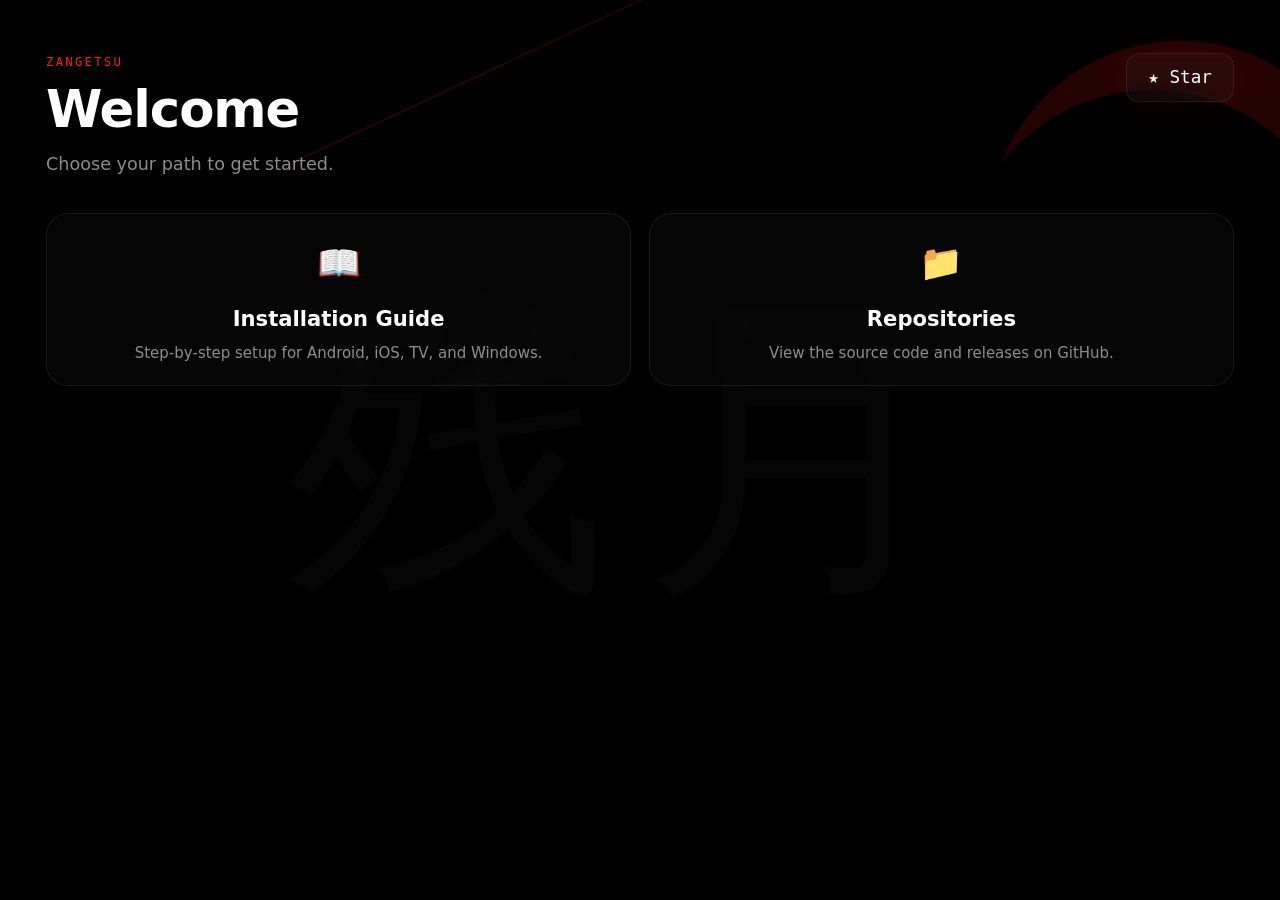
<file: index.html>
<!doctype html>
<html lang="en">
  <head>
    <meta charset="UTF-8" />
    <meta name="viewport" content="width=device-width, initial-scale=1.0" />
    <title>Zangetsu</title>
    <meta name="description" content="Zangetsu – lightweight media streaming. Get the app or browse the source." />
    <link rel="icon" type="image/x-icon" href="./assets/favicon.ico" />
    <link rel="apple-touch-icon" href="./assets/apple-touch-icon.png" />
    <link rel="manifest" href="./manifest.json" />
    <meta name="theme-color" content="#000000" />
    <link rel="canonical" href="https://yourdomain.com/" />
    <link rel="dns-prefetch" href="https://api.github.com" />
    <link rel="dns-prefetch" href="https://github.com" />
    <link rel="stylesheet" href="./assets/styles.css" />
    <script defer src="./assets/app.js"></script>

    <meta property="og:title" content="Zangetsu" />
    <meta property="og:description" content="Zangetsu – lightweight media streaming app for Android, iOS, TV, and Windows." />
    <meta property="og:type" content="website" />
    <meta property="og:url" content="https://yourdomain.com/" />
    <meta property="og:image" content="https://yourdomain.com/assets/og-image.png" />
    <meta name="twitter:card" content="summary_large_image" />
    <meta name="twitter:title" content="Zangetsu" />
    <meta name="twitter:description" content="Zangetsu – lightweight media streaming." />
    <meta name="twitter:image" content="https://yourdomain.com/assets/og-image.png" />
  </head>
  <body>
    <div class="bg-cyber" aria-hidden="true">
      <div class="kanji-watermark">残月</div>
      <div class="crescent-moon"></div>
      <div class="diagonal-line"></div>
    </div>

    <a class="skip-link" href="#main-content">Skip to main content</a>

    <header class="topbar">
      <div>
        <p class="eyebrow">Zangetsu</p>
        <h1 id="page-title">Welcome</h1>
        <p class="subtext">Choose your path to get started.</p>
      </div>
      <div style="display: flex; gap: 0.5rem; align-items: center;">
        <a id="github-star" class="ghost-button star-button" href="https://github.com/Spyou/Zangetsu" target="_blank" rel="noopener noreferrer" aria-label="Star on GitHub">
          ★ Star
        </a>
      </div>
    </header>

    <main id="main-content" class="content" aria-labelledby="page-title">
      <div class="guide-cards">
        <a class="guide-card" href="./guide/">
          <div class="guide-card-icon">📖</div>
          <h3>Installation Guide</h3>
          <p>Step‑by‑step setup for Android, iOS, TV, and Windows.</p>
        </a>
        <a class="guide-card" href="https://github.com/Spyou/Zangetsu" target="_blank" rel="noopener noreferrer">
          <div class="guide-card-icon">📁</div>
          <h3>Repositories</h3>
          <p>View the source code and releases on GitHub.</p>
        </a>
      </div>
    </main>

    <button id="back-to-top" class="back-to-top" aria-label="Back to top">↑</button>
  </body>
</html>
</file>
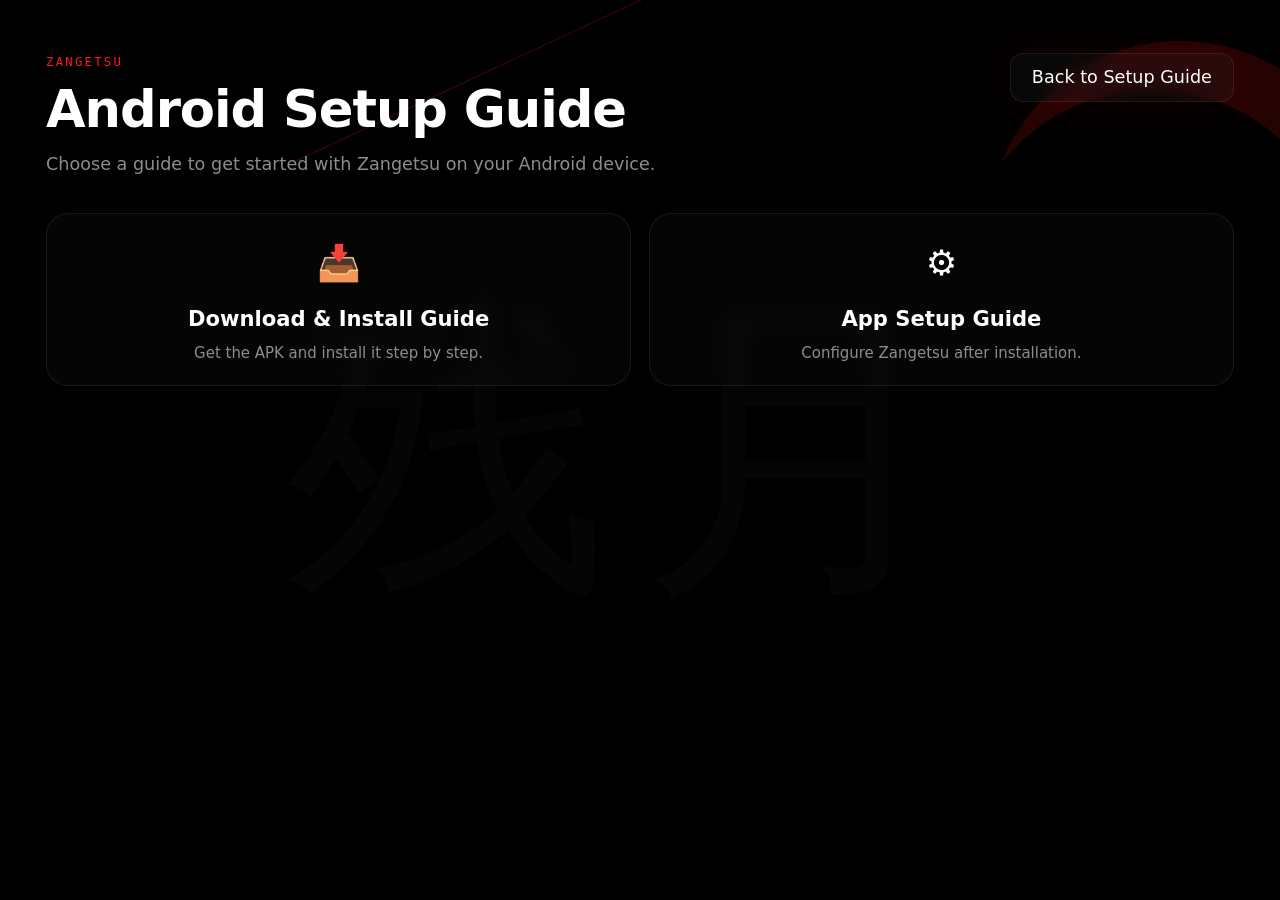
<file: android/index.html>
<!doctype html>
<html lang="en">
  <head>
    <meta charset="UTF-8" />
    <meta name="viewport" content="width=device-width, initial-scale=1.0" />
    <title>Android Setup | Zangetsu</title>
    <meta name="description" content="Install Zangetsu on Android – download the latest APK from GitHub." />
    <link rel="icon" type="image/x-icon" href="../assets/favicon.ico" />
    <link rel="apple-touch-icon" href="../assets/apple-touch-icon.png" />
    <link rel="canonical" href="https://yourdomain.com/android/" />
    <link rel="dns-prefetch" href="https://api.github.com" />
    <link rel="dns-prefetch" href="https://github.com" />
    <link rel="stylesheet" href="../assets/styles.css" />
    <script defer src="../assets/app.js"></script>
    <script defer src="../assets/download.js"></script>

    <meta property="og:title" content="Android Setup | Zangetsu" />
    <meta property="og:description" content="Install Zangetsu on Android – download the latest APK from GitHub." />
    <meta property="og:type" content="website" />
    <meta property="og:url" content="https://yourdomain.com/android/" />
    <meta property="og:image" content="https://yourdomain.com/assets/og-image.png" />
    <meta name="twitter:card" content="summary_large_image" />
    <meta name="twitter:title" content="Android Setup | Zangetsu" />
    <meta name="twitter:description" content="Install Zangetsu on Android – download the latest APK from GitHub." />
    <meta name="twitter:image" content="https://yourdomain.com/assets/og-image.png" />
  </head>
  <body data-page="android">
    <div class="bg-cyber" aria-hidden="true">
      <div class="kanji-watermark">残月</div>
      <div class="crescent-moon"></div>
      <div class="diagonal-line"></div>
    </div>

    <a class="skip-link" href="#main-content">Skip to main content</a>

    <header class="topbar">
      <div>
        <p class="eyebrow">Zangetsu</p>
        <h1 id="page-title">Android Setup Guide</h1>
        <p class="subtext">Choose a guide to get started with Zangetsu on your Android device.</p>
      </div>
      <div style="display: flex; gap: 0.5rem; align-items: center;">
        <a class="ghost-button" href="../">Back to Setup Guide</a>
      </div>
    </header>

    <main id="main-content" class="content" aria-labelledby="page-title">
      <!-- Two thin selection cards -->
      <div class="guide-cards">
        <div class="guide-card" onclick="location.href='install-guide.html'">
          <div class="guide-card-icon">📥</div>
          <h3>Download &amp; Install Guide</h3>
          <p>Get the APK and install it step by step.</p>
        </div>
        <div class="guide-card" id="setup-card">
          <div class="guide-card-icon">⚙️</div>
          <h3>App Setup Guide</h3>
          <p>Configure Zangetsu after installation.</p>
        </div>
      </div>

      <!-- Coming soon popup for App Setup Guide -->
      <div id="setup-popup" class="coming-soon-overlay" style="display:none;">
        <div class="coming-soon-box">
          <h2>Coming Soon</h2>
          <p>The app setup guide is not yet available.</p>
          <p>Stay tuned for updates!</p>
          <button class="ghost-button" onclick="document.getElementById('setup-popup').style.display='none'">Close</button>
        </div>
      </div>
    </main>

    <button id="back-to-top" class="back-to-top" aria-label="Back to top">↑</button>

    <script>
      document.getElementById('setup-card').addEventListener('click', function() {
        document.getElementById('setup-popup').style.display = 'flex';
      });
    </script>
  </body>
</html>
</file>
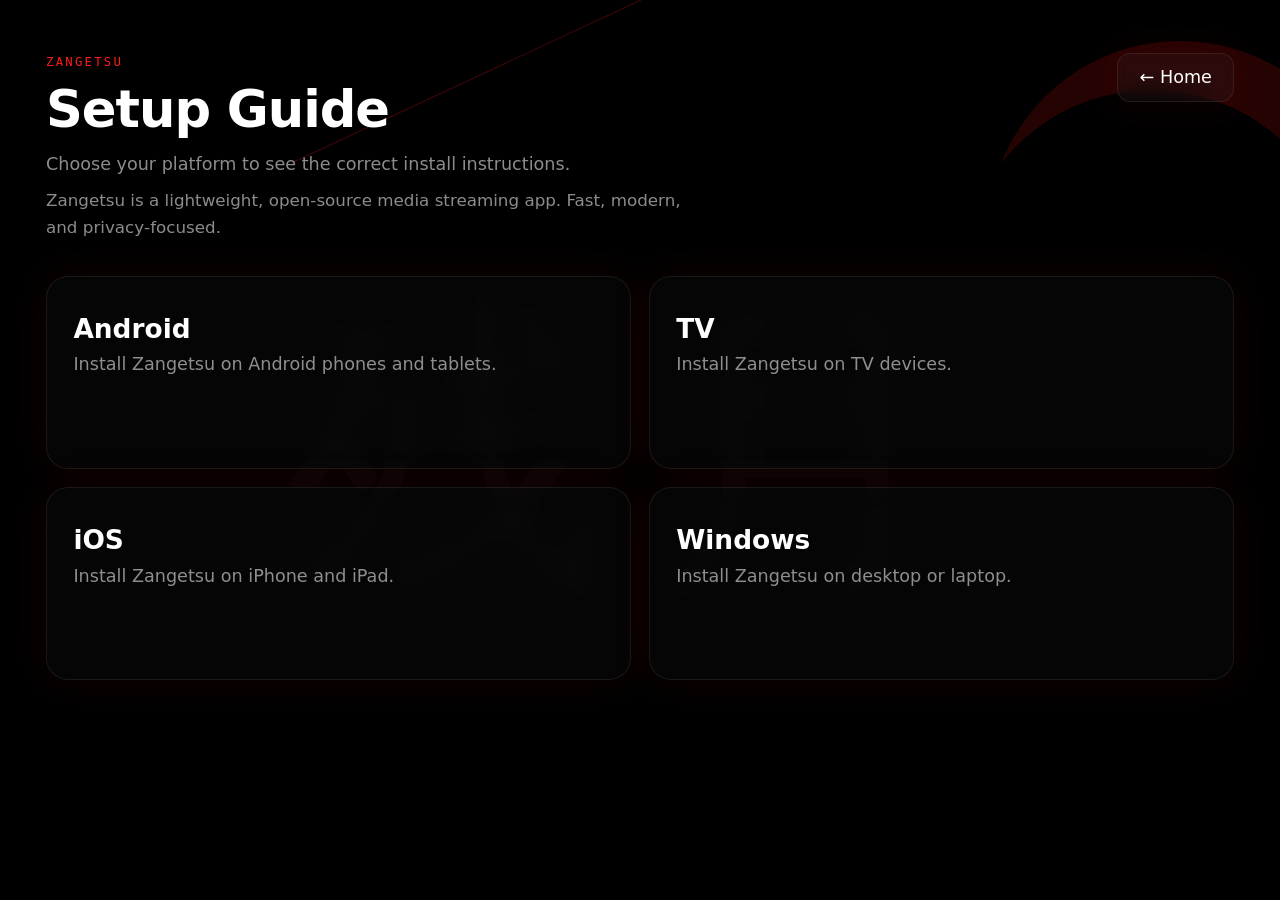
<file: guide/index.html>
<!doctype html>
<html lang="en">
  <head>
    <meta charset="UTF-8" />
    <meta name="viewport" content="width=device-width, initial-scale=1.0" />
    <title>Zangetsu Setup Guide</title>
    <meta name="description" content="Choose your platform and install Zangetsu on Android, iOS, TV, or Windows." />
    <link rel="icon" type="image/x-icon" href="../assets/favicon.ico" />
    <link rel="apple-touch-icon" href="../assets/apple-touch-icon.png" />
    <link rel="canonical" href="https://yourdomain.com/guide/" />
    <link rel="dns-prefetch" href="https://api.github.com" />
    <link rel="dns-prefetch" href="https://github.com" />
    <link rel="stylesheet" href="../assets/styles.css" />
    <script defer src="../assets/app.js"></script>

    <meta property="og:title" content="Zangetsu Setup Guide" />
    <meta property="og:description" content="Install Zangetsu on Android, iOS, TV, or Windows with our simple guides." />
    <meta property="og:type" content="website" />
    <meta property="og:url" content="https://yourdomain.com/guide/" />
    <meta property="og:image" content="https://yourdomain.com/assets/og-image.png" />
    <meta name="twitter:card" content="summary_large_image" />
    <meta name="twitter:title" content="Zangetsu Setup Guide" />
    <meta name="twitter:description" content="Install Zangetsu on Android, iOS, TV, or Windows with our simple guides." />
    <meta name="twitter:image" content="https://yourdomain.com/assets/og-image.png" />
  </head>
  <body>
    <div class="bg-cyber" aria-hidden="true">
      <div class="kanji-watermark">残月</div>
      <div class="crescent-moon"></div>
      <div class="diagonal-line"></div>
    </div>

    <a class="skip-link" href="#main-content">Skip to main content</a>

    <header class="topbar">
      <div>
        <p class="eyebrow">Zangetsu</p>
        <h1 id="page-title">Setup Guide</h1>
        <p class="subtext">Choose your platform to see the correct install instructions.</p>
        <p class="description">Zangetsu is a lightweight, open‑source media streaming app. Fast, modern, and privacy‑focused.</p>
      </div>
      <div style="display: flex; gap: 0.5rem; align-items: center;">
        <a class="ghost-button" href="../">← Home</a>
      </div>
    </header>

    <main id="main-content" class="grid" aria-labelledby="page-title">
      <a class="card" href="../android/">
        <h2>Android</h2>
        <p>Install Zangetsu on Android phones and tablets.</p>
      </a>
      <a class="card" href="../tv/">
        <h2>TV</h2>
        <p>Install Zangetsu on TV devices.</p>
      </a>
      <a class="card" href="../ios/">
        <h2>iOS</h2>
        <p>Install Zangetsu on iPhone and iPad.</p>
      </a>
      <a class="card" href="../windows/">
        <h2>Windows</h2>
        <p>Install Zangetsu on desktop or laptop.</p>
      </a>
    </main>

    <button id="back-to-top" class="back-to-top" aria-label="Back to top">↑</button>
  </body>
</html>
</file>
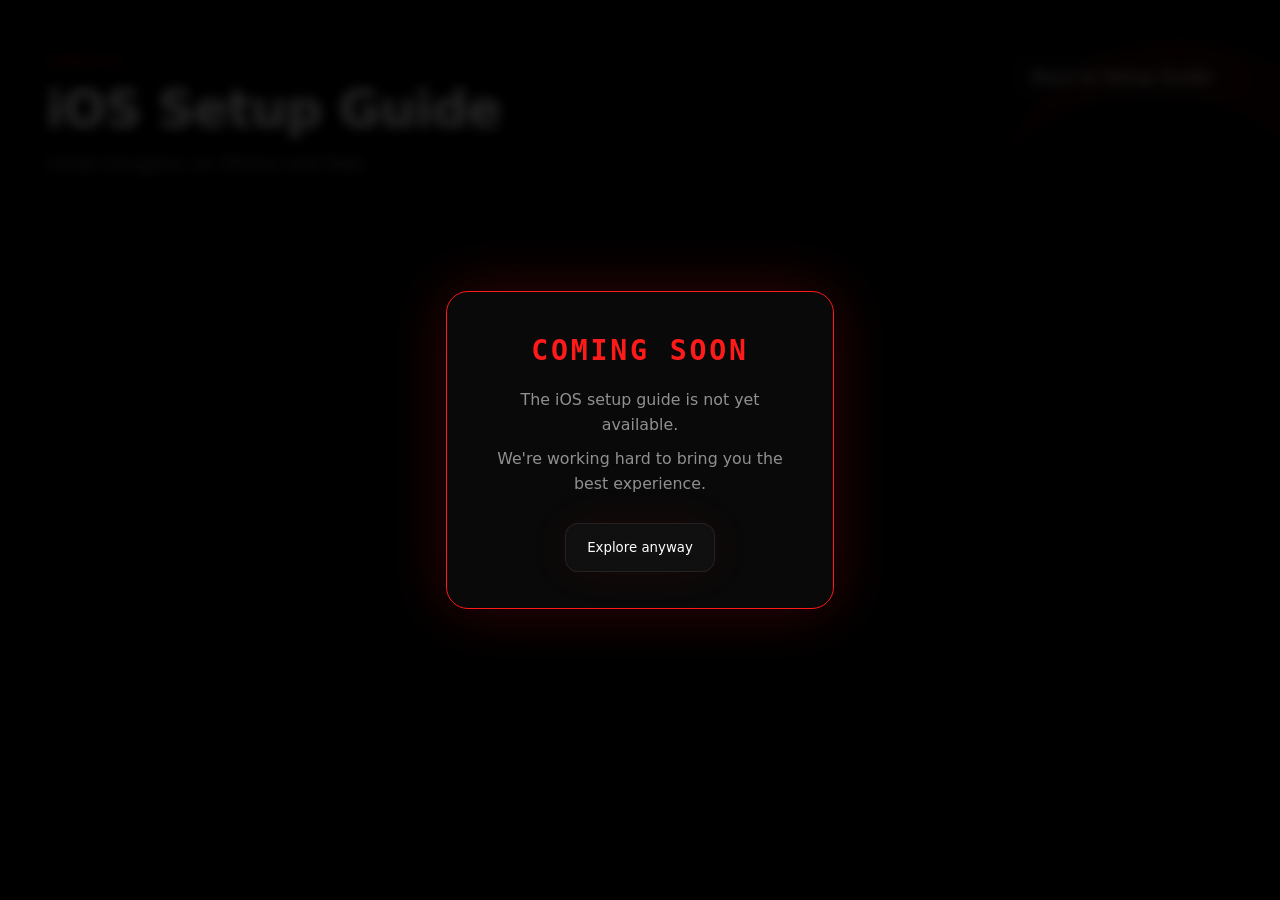
<file: ios/index.html>
<!doctype html>
<html lang="en">
  <head>
    <meta charset="UTF-8" />
    <meta name="viewport" content="width=device-width, initial-scale=1.0" />
    <title>iOS Setup | Zangetsu</title>
    <meta name="description" content="Install Zangetsu on iPhone and iPad – coming soon." />
    <link rel="icon" type="image/x-icon" href="../assets/favicon.ico" />
    <link rel="apple-touch-icon" href="../assets/apple-touch-icon.png" />
    <link rel="canonical" href="https://yourdomain.com/ios/" />
    <link rel="dns-prefetch" href="https://api.github.com" />
    <link rel="dns-prefetch" href="https://github.com" />
    <link rel="stylesheet" href="../assets/styles.css" />
    <script defer src="../assets/app.js"></script>
    <script defer src="../assets/download.js"></script>
  </head>
  <body data-page="ios">
    <div class="bg-cyber" aria-hidden="true">
      <div class="kanji-watermark">残月</div>
      <div class="crescent-moon"></div>
      <div class="diagonal-line"></div>
    </div>
    <a class="skip-link" href="#main-content">Skip to main content</a>

    <header class="topbar">
      <div>
        <p class="eyebrow">Zangetsu</p>
        <h1 id="page-title">iOS Setup Guide</h1>
        <p class="subtext">Install Zangetsu on iPhone and iPad.</p>
      </div>
      <a class="ghost-button" href="../">Back to Setup Guide</a>
    </header>

    <main id="main-content" class="content" aria-labelledby="page-title">
      <section class="panel" style="display:none;">
        <h2>Latest download</h2>
        <div id="download-area" class="download-area"><p>Loading release data…</p></div>
      </section>
    </main>

    <div class="coming-soon-overlay" id="coming-soon">
      <div class="coming-soon-box">
        <h2>Coming Soon</h2>
        <p>The iOS setup guide is not yet available.</p>
        <p>We're working hard to bring you the best experience.</p>
        <button class="ghost-button" onclick="document.getElementById('coming-soon').style.display='none'">Explore anyway</button>
      </div>
    </div>
  </body>
</html>
</file>
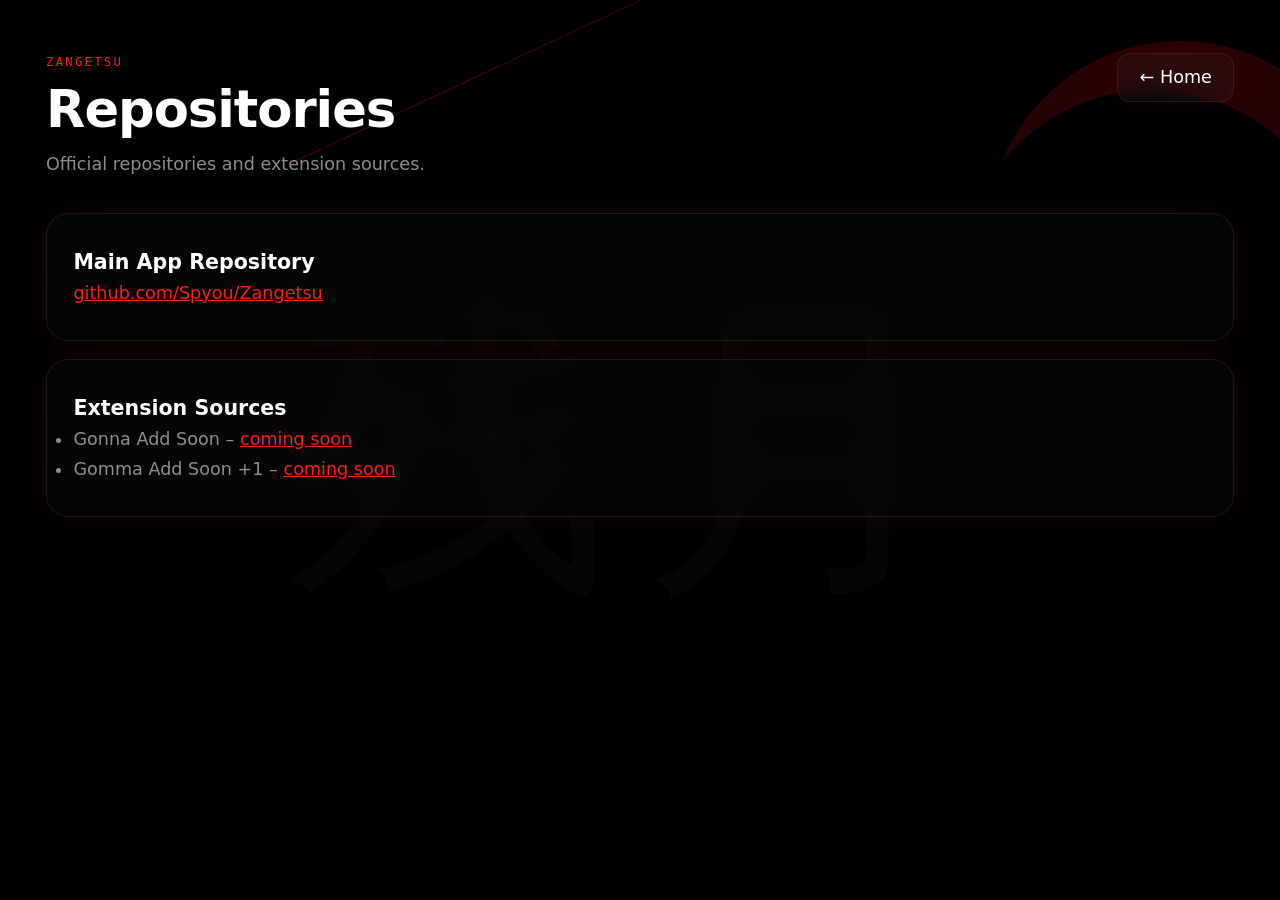
<file: repos/index.html>
<!doctype html>
<html lang="en">
  <head>
    <meta charset="UTF-8" />
    <meta name="viewport" content="width=device-width, initial-scale=1.0" />
    <title>Repositories | Zangetsu</title>
    <meta name="description" content="Browse Zangetsu repositories and source code." />
    <link rel="icon" type="image/x-icon" href="../assets/favicon.ico" />
    <link rel="apple-touch-icon" href="../assets/apple-touch-icon.png" />
    <link rel="stylesheet" href="../assets/styles.css" />
    <script defer src="../assets/app.js"></script>
  </head>
  <body>
    <div class="bg-cyber" aria-hidden="true">
      <div class="kanji-watermark">残月</div>
      <div class="crescent-moon"></div>
      <div class="diagonal-line"></div>
    </div>

    <a class="skip-link" href="#main-content">Skip to main content</a>

    <header class="topbar">
      <div>
        <p class="eyebrow">Zangetsu</p>
        <h1 id="page-title">Repositories</h1>
        <p class="subtext">Official repositories and extension sources.</p>
      </div>
      <a class="ghost-button" href="../">← Home</a>
    </header>

    <main id="main-content" class="content" aria-labelledby="page-title">
      <section class="panel">
        <h3>Main App Repository</h3>
        <p><a href="https://github.com/Spyou/Zangetsu" target="_blank" rel="noopener noreferrer" class="accent-link">github.com/Spyou/Zangetsu</a></p>
      </section>
      <section class="panel">
        <h3>Extension Sources</h3>
        <ul>
          <li>Gonna Add Soon – <a href="#" class="accent-link">coming soon</a></li>
          <li>Gomma Add Soon +1 – <a href="#" class="accent-link">coming soon</a></li>
        </ul>
      </section>
    </main>
  </body>
</html>
</file>
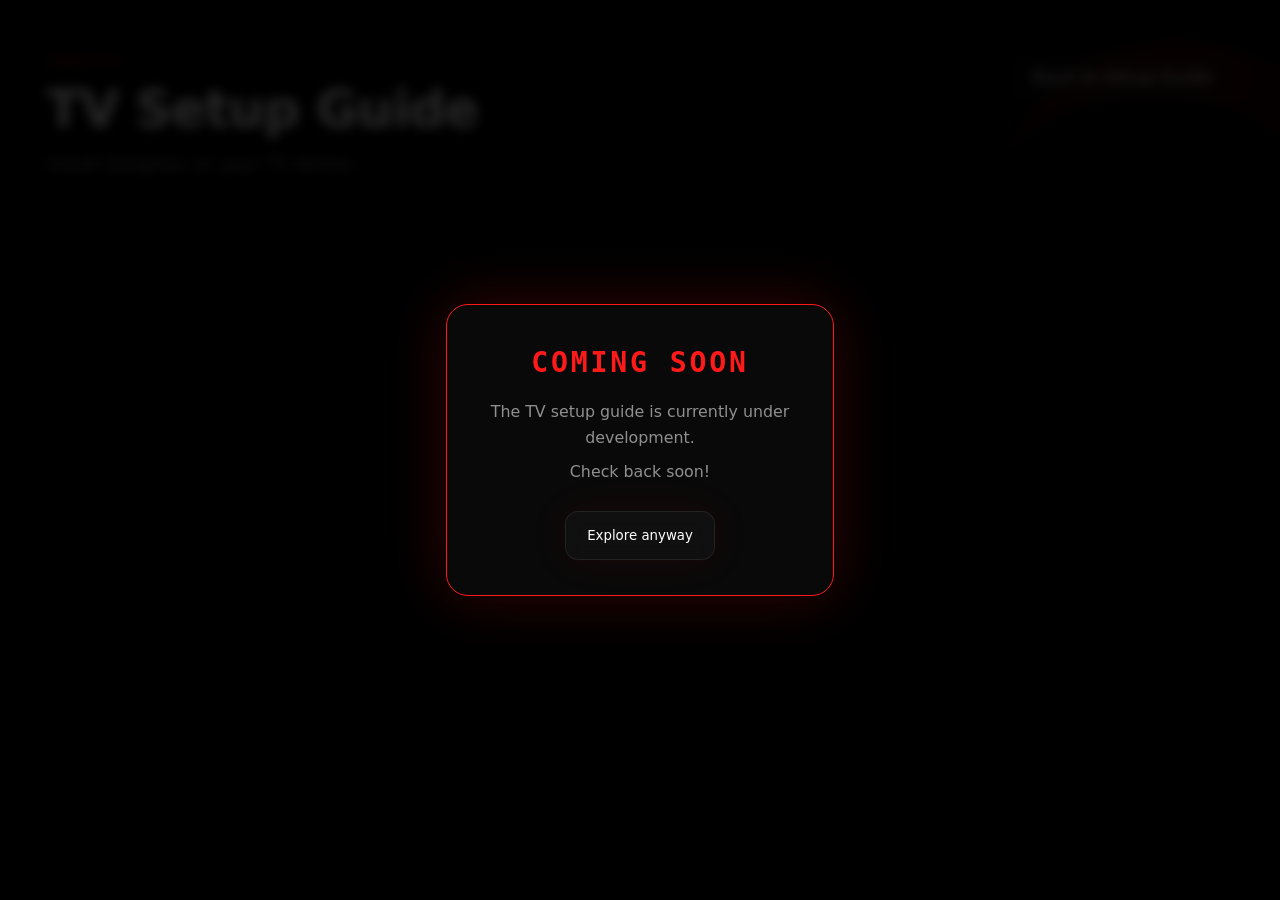
<file: tv/index.html>
<!doctype html>
<html lang="en">
  <head>
    <meta charset="UTF-8" />
    <meta name="viewport" content="width=device-width, initial-scale=1.0" />
    <title>TV Setup | Zangetsu</title>
    <meta name="description" content="Install Zangetsu on Android TV, Google TV, Fire TV – coming soon." />
    <link rel="icon" type="image/x-icon" href="../assets/favicon.ico" />
    <link rel="apple-touch-icon" href="../assets/apple-touch-icon.png" />
    <link rel="canonical" href="https://yourdomain.com/tv/" />
    <link rel="dns-prefetch" href="https://api.github.com" />
    <link rel="dns-prefetch" href="https://github.com" />
    <link rel="stylesheet" href="../assets/styles.css" />
    <script defer src="../assets/app.js"></script>
    <script defer src="../assets/download.js"></script>
  </head>
  <body data-page="tv">
    <div class="bg-cyber" aria-hidden="true">
      <div class="kanji-watermark">残月</div>
      <div class="crescent-moon"></div>
      <div class="diagonal-line"></div>
    </div>
    <a class="skip-link" href="#main-content">Skip to main content</a>

    <header class="topbar">
      <div>
        <p class="eyebrow">Zangetsu</p>
        <h1 id="page-title">TV Setup Guide</h1>
        <p class="subtext">Install Zangetsu on your TV device.</p>
      </div>
      <a class="ghost-button" href="../">Back to Setup Guide</a>
    </header>

    <main id="main-content" class="content" aria-labelledby="page-title">
      <section class="panel" style="display:none;">
        <h2>Latest download</h2>
        <div id="download-area" class="download-area"><p>Loading release data…</p></div>
      </section>
    </main>

    <div class="coming-soon-overlay" id="coming-soon">
      <div class="coming-soon-box">
        <h2>Coming Soon</h2>
        <p>The TV setup guide is currently under development.</p>
        <p>Check back soon!</p>
        <button class="ghost-button" onclick="document.getElementById('coming-soon').style.display='none'">Explore anyway</button>
      </div>
    </div>
  </body>
</html>
</file>
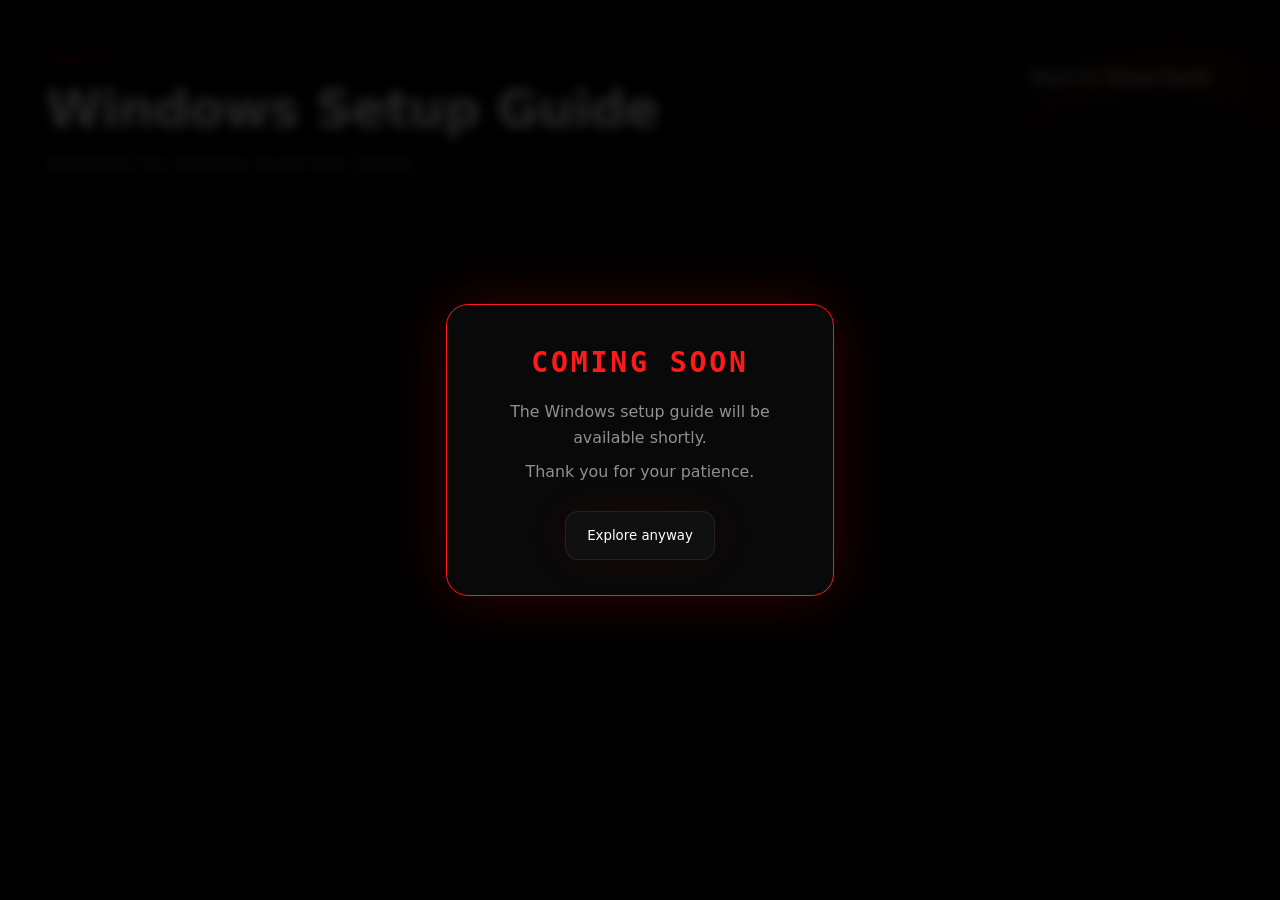
<file: windows/index.html>
<!doctype html>
<html lang="en">
  <head>
    <meta charset="UTF-8" />
    <meta name="viewport" content="width=device-width, initial-scale=1.0" />
    <title>Windows Setup | Zangetsu</title>
    <meta name="description" content="Install Zangetsu on Windows – coming soon." />
    <link rel="icon" type="image/x-icon" href="../assets/favicon.ico" />
    <link rel="apple-touch-icon" href="../assets/apple-touch-icon.png" />
    <link rel="canonical" href="https://yourdomain.com/windows/" />
    <link rel="dns-prefetch" href="https://api.github.com" />
    <link rel="dns-prefetch" href="https://github.com" />
    <link rel="stylesheet" href="../assets/styles.css" />
    <script defer src="../assets/app.js"></script>
    <script defer src="../assets/download.js"></script>
  </head>
  <body data-page="windows">
    <div class="bg-cyber" aria-hidden="true">
      <div class="kanji-watermark">残月</div>
      <div class="crescent-moon"></div>
      <div class="diagonal-line"></div>
    </div>
    <a class="skip-link" href="#main-content">Skip to main content</a>

    <header class="topbar">
      <div>
        <p class="eyebrow">Zangetsu</p>
        <h1 id="page-title">Windows Setup Guide</h1>
        <p class="subtext">Download the Windows build from GitHub.</p>
      </div>
      <a class="ghost-button" href="../">Back to Setup Guide</a>
    </header>

    <main id="main-content" class="content" aria-labelledby="page-title">
      <section class="panel" style="display:none;">
        <h2>Latest download</h2>
        <div id="download-area" class="download-area"><p>Loading release data…</p></div>
      </section>
    </main>

    <div class="coming-soon-overlay" id="coming-soon">
      <div class="coming-soon-box">
        <h2>Coming Soon</h2>
        <p>The Windows setup guide will be available shortly.</p>
        <p>Thank you for your patience.</p>
        <button class="ghost-button" onclick="document.getElementById('coming-soon').style.display='none'">Explore anyway</button>
      </div>
    </div>
  </body>
</html>
</file>
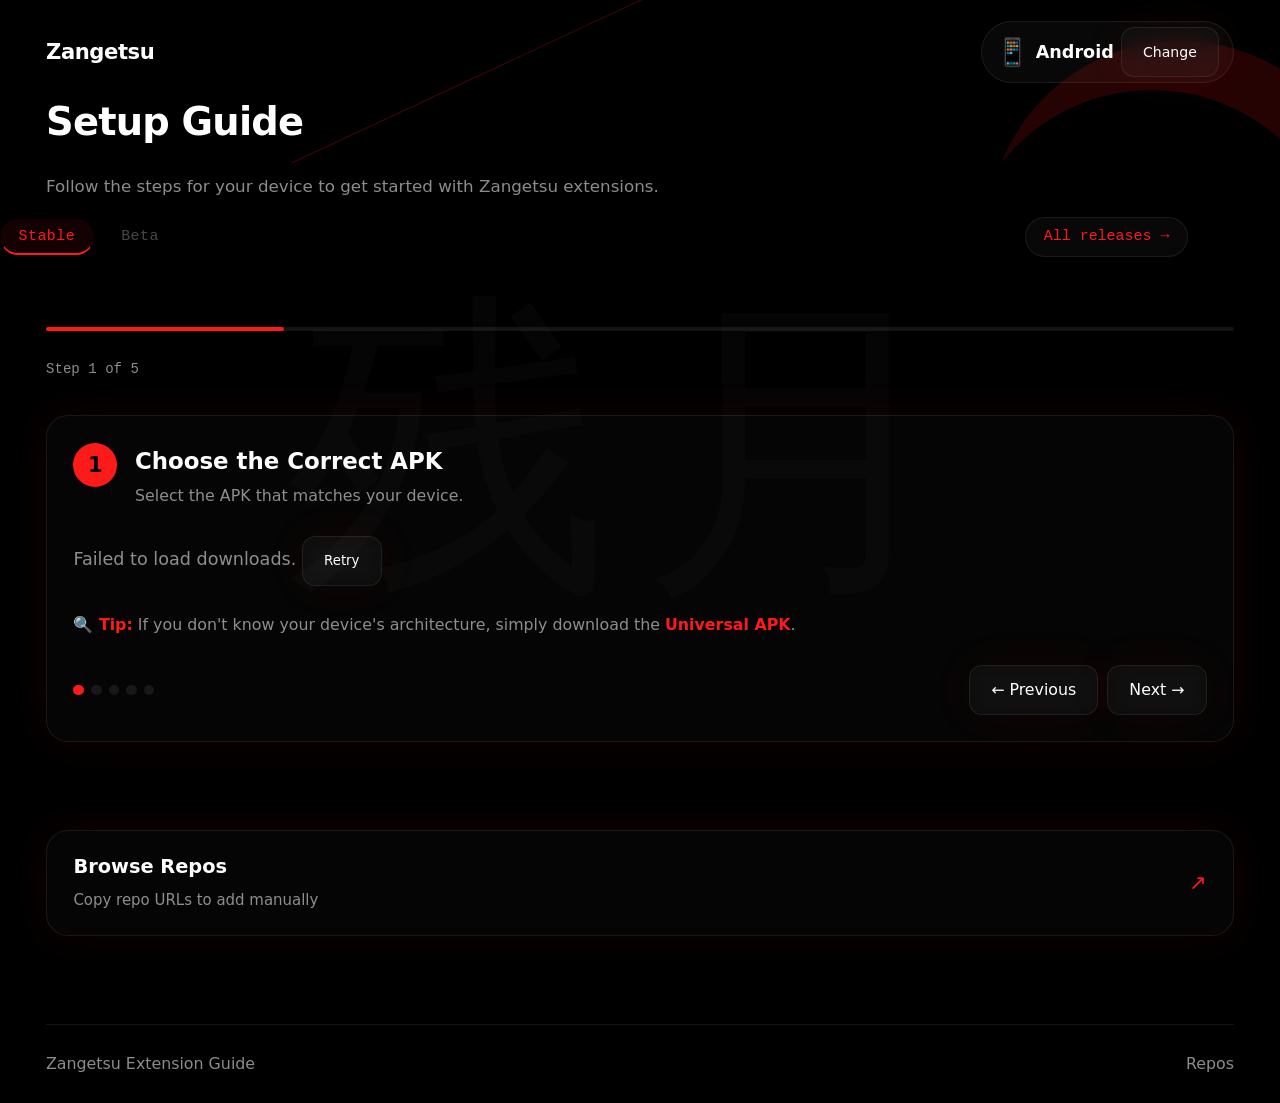
<file: android/install-guide.html>
<!doctype html>
<html lang="en">
  <head>
    <meta charset="UTF-8" />
    <meta name="viewport" content="width=device-width, initial-scale=1.0" />
    <title>Android Install | Zangetsu</title>
    <meta name="description" content="Step‑by‑step Android installation guide for Zangetsu." />
    <link rel="icon" type="image/x-icon" href="../assets/favicon.ico" />
    <link rel="apple-touch-icon" href="../assets/apple-touch-icon.png" />
    <link rel="stylesheet" href="../assets/styles.css" />
    <script defer src="../assets/app.js"></script>
    <script defer src="../assets/download.js"></script>
  </head>
  <body data-page="android-install">
    <div class="bg-cyber" aria-hidden="true">
      <div class="kanji-watermark">残月</div>
      <div class="crescent-moon"></div>
      <div class="diagonal-line"></div>
    </div>

    <a class="skip-link" href="#main-content">Skip to main content</a>

    <!-- Header (compact) -->
    <header class="topbar compact-header">
      <div class="header-left">
        <span class="logo-text">Zangetsu</span>
      </div>
      <div class="header-right">
        <div class="device-selector pill-box">
          <span class="device-icon">📱</span>
          <span class="device-name">Android</span>
          <a href="../guide/" class="ghost-button change-btn pill-btn">Change</a>
        </div>
      </div>
    </header>

    <!-- Introduction -->
    <section class="intro-section content">
      <h1>Setup Guide</h1>
      <p class="subtext">Follow the steps for your device to get started with Zangetsu extensions.</p>
    </section>

    <!-- Release selection (compact) -->
    <div class="content release-tabs">
      <button class="tab-btn pill-btn active">Stable</button>
      <button class="tab-btn pill-btn" disabled>Beta</button>
      <a href="https://github.com/Spyou/Zangetsu/releases" target="_blank" rel="noopener noreferrer" class="pill-link">All releases →</a>
    </div>

    <!-- Main step card -->
    <main id="main-content" class="content step-layout" aria-labelledby="step-heading">
      <!-- Progress bar -->
      <div class="progress-bar-container">
        <div class="progress-bar" id="progress-bar" style="width: 20%;"></div>
      </div>
      <p class="step-count" id="step-count">Step 1 of 5</p>

      <section class="panel step-card">
        <!-- Dynamic step content injected by JS -->
        <div id="step-content"></div>

        <!-- Step navigation -->
        <div class="step-nav">
          <div class="step-dots" id="step-dots">
            <span class="dot active" data-step="1"></span>
            <span class="dot" data-step="2"></span>
            <span class="dot" data-step="3"></span>
            <span class="dot" data-step="4"></span>
            <span class="dot" data-step="5"></span>
          </div>
          <div class="nav-buttons">
            <button class="ghost-button prev-btn" id="prev-btn" disabled>← Previous</button>
            <button class="ghost-button next-btn" id="next-btn">Next →</button>
          </div>
        </div>
      </section>
    </main>

    <!-- Quick‑access cards -->
    <div class="content quick-cards">
      <a href="../repos/" class="card quick-card">
        <div>
          <h3>Browse Repos</h3>
          <p>Copy repo URLs to add manually</p>
        </div>
        <span class="external-icon">↗</span>
      </a>
    </div>

    <!-- Footer -->
    <footer class="content footer-bar">
      <a href="../" class="footer-link">Zangetsu Extension Guide</a>
      <a href="../repos/" class="footer-link">Repos</a>
    </footer>

    <script>
      // Wait for all deferred scripts (download.js) to load
      document.addEventListener('DOMContentLoaded', function () {
        // ---------- Step content definitions ----------
        const steps = [
          {
            title: "Choose the Correct APK",
            desc: "Select the APK that matches your device.",
            html: `
              <div class="download-options" id="apk-list">
                <p class="loading-spinner"><span>Loading downloads…</span></p>
              </div>
              <p class="step-note"><span class="accent-text">🔍 Tip:</span> If you don't know your device's architecture, simply download the <strong class="accent-text">Universal APK</strong>.</p>
            `
          },
          {
            title: "Download the APK",
            desc: "Get the file onto your device.",
            html: `
              <p>Tap the download button for your chosen APK.</p>
              <div class="flair-notice">
                <span class="icon">⚠️</span>
                <span>Your browser may display a warning because the app isn't from the Play Store. If prompted, tap <strong class="accent-text">Download anyway</strong>, <strong class="accent-text">Keep</strong>, or <strong class="accent-text">Continue</strong>.</span>
              </div>
              <p class="step-note">⏳ Wait for the download to finish before continuing.</p>
            `
          },
          {
            title: "Open the Downloaded File",
            desc: "Locate and launch the APK.",
            html: `
              <p>Once the download is complete:</p>
              <ul>
                <li>📲 Tap the <strong>download notification</strong>, <strong>or</strong></li>
                <li>📁 Open your <strong>Downloads</strong> folder and find the <code class="accent-text">.apk</code> file.</li>
              </ul>
              <p>Tap the APK to begin the installation.</p>
            `
          },
          {
            title: "Install Zangetsu",
            desc: "Allow the installation and wait.",
            html: `
              <div class="flair-notice">
                <span class="icon">🔒</span>
                <span>If Android blocks the installation, tap <strong class="accent-text">Settings</strong> and enable <strong class="accent-text">Allow from this source</strong> or <strong class="accent-text">Install unknown apps</strong> for the browser or file manager you're using.</span>
              </div>
              <p>Return to the installer, tap <strong class="accent-text">Install</strong>, and wait for the process to finish.</p>
            `
          },
          {
            title: "Open Zangetsu",
            desc: "Launch the app and start streaming.",
            html: `
              <p>When installation is complete, tap <strong class="accent-text">Open</strong> to launch Zangetsu.</p>
              <p>If you choose <strong>Done</strong>, you can open the app later from your <strong>Home Screen</strong> or <strong>App Drawer</strong>.</p>
              <div class="flair-success">
                <span>✅ You're all set! Enjoy the show.</span>
              </div>
            `
          }
        ];

        let currentStep = 1;
        const totalSteps = 5;

        const progressBar = document.getElementById('progress-bar');
        const stepCountEl = document.getElementById('step-count');
        const stepContent = document.getElementById('step-content');
        const prevBtn = document.getElementById('prev-btn');
        const nextBtn = document.getElementById('next-btn');
        const dots = document.querySelectorAll('.dot');

        function renderStep(step) {
          const data = steps[step - 1];
          let html = `
            <div class="step-header">
              <div class="step-badge">${step}</div>
              <div class="step-title">
                <h2 id="step-heading">${data.title}</h2>
                <p class="step-desc">${data.desc}</p>
              </div>
            </div>
            ${data.html}
          `;
          stepContent.innerHTML = html;

          if (step === 1) {
            loadApkList();
          }

          const percent = (step / totalSteps) * 100;
          progressBar.style.width = percent + '%';
          stepCountEl.textContent = `Step ${step} of ${totalSteps}`;

          dots.forEach(d => {
            const s = parseInt(d.dataset.step);
            d.classList.toggle('active', s <= step);
          });

          prevBtn.disabled = (step === 1);
          if (step === totalSteps) {
            nextBtn.textContent = 'Finish';
          } else {
            nextBtn.textContent = 'Next →';
          }
        }

        // Build APK list – ensures window.__latestAssets is populated
        function loadApkList() {
          const container = document.getElementById('apk-list');
          if (!container) return;

          // If assets are missing, fetch them and then re-run this function
          if (!window.__latestAssets || window.__latestAssets.length === 0) {
            container.innerHTML = '<p class="loading-spinner"><span>Loading downloads…</span></p>';
            if (typeof fetchReleaseAssets === 'function') {
              fetchReleaseAssets()
                .then(() => {
                  if (window.__latestAssets && window.__latestAssets.length > 0) {
                    loadApkList(); // data is ready, now render
                  } else {
                    container.innerHTML = '<p>No APK files found in the latest release.</p>';
                  }
                })
                .catch(() => {
                  container.innerHTML = '<p>Failed to load downloads. <button class="ghost-button" onclick="loadApkList()">Retry</button></p>';
                });
            }
            return;
          }

          const assets = window.__latestAssets;
          const apks = assets.filter(a => a.name.toLowerCase().endsWith('.apk'));

          if (apks.length === 0) {
            container.innerHTML = '<p>No APK files found in the latest release.</p>';
            return;
          }

          const universal = apks.find(a => a.name.toLowerCase().includes('universal'));
          const arm64 = apks.find(a => a.name.toLowerCase().includes('arm64-v8a') || a.name.toLowerCase().includes('arm64'));
          const armv7 = apks.find(a => a.name.toLowerCase().includes('armeabi-v7a') || a.name.toLowerCase().includes('armv7'));
          const other = apks.filter(a => a !== universal && a !== arm64 && a !== armv7);

          container.innerHTML = '';
          if (universal) container.appendChild(createApkRow(universal, 'Universal APK (Recommended)', 'Works on almost all Android devices.'));
          if (arm64) container.appendChild(createApkRow(arm64, 'ARM64 (arm64-v8a)', 'For most modern Android phones and tablets with a 64-bit processor.'));
          if (armv7) container.appendChild(createApkRow(armv7, 'ARMv7 (armeabi-v7a)', 'For older Android devices that use a 32-bit processor.'));
          if (other.length > 0) {
            other.forEach(apk => container.appendChild(createApkRow(apk, apk.name, 'Additional variant')));
          }
        }

        function createApkRow(asset, label, description) {
          const row = document.createElement('a');
          row.className = 'download-row-item';
          row.href = asset.browser_download_url;
          row.target = '_blank';
          row.rel = 'noopener noreferrer';
          row.innerHTML = `
            <span class="download-icon">⬇️</span>
            <div class="apk-info">
              <span class="apk-label">${label}</span>
              <span class="apk-desc">${description}</span>
            </div>
          `;
          return row;
        }

        function goToStep(step) {
          currentStep = step;
          renderStep(step);
          window.scrollTo({ top: document.getElementById('main-content').offsetTop - 20, behavior: 'smooth' });
        }

        nextBtn.addEventListener('click', () => {
          if (currentStep < totalSteps) {
            goToStep(currentStep + 1);
          } else {
            alert('🎉 Installation guide complete!');
          }
        });

        prevBtn.addEventListener('click', () => {
          if (currentStep > 1) {
            goToStep(currentStep - 1);
          }
        });

        // ---- Startup: fetch assets first, then render step 1 ----
        if (typeof fetchReleaseAssets === 'function') {
          fetchReleaseAssets()
            .then(() => {
              renderStep(1);
            })
            .catch(() => {
              // API failed – still render so error message can appear
              renderStep(1);
            });
        } else {
          stepContent.innerHTML = '<p>Required scripts failed to load. Please refresh the page.</p>';
        }
      });
    </script>
  </body>
</html>
</file>
<file: assets/styles.css>
/* ===== CSS Custom Properties ===== */
:root {
  --bg: #000000;
  --panel: #0a0a0a;
  --panel-rgb: 10, 10, 10;
  --text: #ffffff;
  --muted: rgba(255, 255, 255, 0.55);
  --accent: #ff1a1a;
  --accent-dim: rgba(255, 26, 26, 0.12);
  --border: rgba(255, 255, 255, 0.08);
  --shadow: 0 0 40px rgba(255, 26, 26, 0.08);

  --radius-sm: 0.4rem;
  --radius-md: 0.75rem;
  --radius-lg: 1.25rem;
  --radius-full: 999px;

  --max: 67.5rem;
  font-family: 'Inter', system-ui, -apple-system, BlinkMacSystemFont, 'Segoe UI', sans-serif;
  font-size: clamp(1rem, 2vw, 1.1rem);
  font-weight: 400;
}

/* ===== Global Reset & Typography ===== */
* {
  box-sizing: border-box;
  margin: 0;
  padding: 0;
}

body {
  min-height: 100vh;
  background-color: var(--bg);
  color: var(--text);
  line-height: 1.6;
  -webkit-font-smoothing: antialiased;
  -moz-osx-font-smoothing: grayscale;
}

/* ===== Background Cyber Elements ===== */
.bg-cyber {
  position: fixed;
  top: 0;
  left: 0;
  width: 100%;
  height: 100%;
  pointer-events: none;
  z-index: 0;
  overflow: hidden;
}

.kanji-watermark {
  position: absolute;
  top: 50%;
  left: 50%;
  transform: translate(-50%, -50%);
  font-size: clamp(12rem, 25vw, 35rem);
  font-family: 'Noto Serif JP', serif;
  color: rgba(255, 255, 255, 0.02);
  user-select: none;
  white-space: nowrap;
  letter-spacing: 0.1em;
}

.crescent-moon {
  position: absolute;
  top: 10%;
  right: -5%;
  width: clamp(16rem, 30vw, 34rem);
  height: clamp(16rem, 30vw, 34rem);
  border-radius: 50%;
  box-shadow: 40px -40px 0 0 var(--accent);
  opacity: 0.15;
  transform: rotate(-15deg);
}

.diagonal-line {
  position: absolute;
  top: 0;
  right: 0;
  width: 100%;
  height: 1px;
  background: var(--accent);
  transform: rotate(-25deg) translateX(20%);
  opacity: 0.25;
}

/* ===== Content Layering ===== */
main,
.topbar,
.grid,
.content,
footer {
  position: relative;
  z-index: 1;
}

a {
  color: inherit;
  text-decoration: none;
}

a:focus-visible,
button:focus-visible {
  outline: 2px solid var(--accent);
  outline-offset: 3px;
}

/* ===== Skip Link ===== */
.skip-link {
  position: absolute;
  top: -3rem;
  left: 1rem;
  background: var(--accent);
  color: #000;
  padding: 0.5rem 1.2rem;
  border-radius: var(--radius-sm);
  z-index: 10000;
  font-weight: 600;
  font-size: 0.9rem;
  transition: top 0.2s ease;
  font-family: 'Fira Code', 'JetBrains Mono', monospace;
  text-transform: uppercase;
  letter-spacing: 0.05em;
}
.skip-link:focus {
  top: 1rem;
}

/* ===== Header & Navigation ===== */
.topbar,
.content,
.grid {
  width: min(var(--max), calc(100% - 2rem));
  margin: 0 auto;
}

.topbar {
  display: flex;
  align-items: flex-start;
  justify-content: space-between;
  gap: 1rem;
  padding: 3rem 0 2rem;
}

/* Compact header (install-guide page) */
.compact-header {
  align-items: center;
  padding: 1.2rem 0 1rem;
}
.header-left {
  display: flex;
  align-items: center;
  gap: 1rem;
}
.logo-text {
  font-weight: 800;
  font-size: 1.2rem;
  letter-spacing: -0.02em;
}
.header-right {
  display: flex;
  align-items: center;
  gap: 1rem;
}
.device-selector {
  display: flex;
  align-items: center;
  gap: 0.5rem;
}
.device-icon {
  font-size: 1.5rem;
}
.device-name {
  font-weight: 600;
}

.eyebrow {
  margin: 0 0 0.5rem;
  text-transform: uppercase;
  letter-spacing: 0.18em;
  font-size: 0.7rem;
  color: var(--accent);
  font-family: 'Fira Code', 'JetBrains Mono', monospace;
  font-weight: 500;
}

h1 {
  margin: 0;
  font-size: clamp(2.2rem, 4vw, 3.8rem);
  font-weight: 800;
  color: #ffffff;
  line-height: 1.1;
  letter-spacing: -0.02em;
}

.subtext {
  margin: 0.7rem 0 0;
  color: var(--muted);
  max-width: 62ch;
  font-size: 1rem;
}

.description {
  margin: 0.5rem 0 0;
  color: var(--muted);
  font-size: 0.95rem;
  max-width: 62ch;
}

/* ===== Pill Box (device selector, small tags) ===== */
.pill-box {
  display: flex;
  align-items: center;
  gap: 0.4rem;
  background: rgba(255,255,255,0.03);
  border: 1px solid var(--border);
  border-radius: var(--radius-full);
  padding: 0.3rem 0.8rem;
}

.pill-btn {
  font-size: 0.8rem;
  min-height: 2rem;
  padding: 0 0.8rem;
  border-radius: var(--radius-full);
}

/* ===== Buttons ===== */
.ghost-button,
.download-button,
button.ghost-button {
  display: inline-flex;
  align-items: center;
  justify-content: center;
  min-height: 2.8rem;
  padding: 0 1.2rem;
  border-radius: var(--radius-md);
  border: 1px solid var(--border);
  background: rgba(255, 255, 255, 0.03);
  backdrop-filter: blur(10px);
  box-shadow: var(--shadow);
  cursor: pointer;
  font-family: inherit;
  color: var(--text);
  transition: transform 0.15s ease, border-color 0.15s ease, background 0.2s ease;
  font-weight: 500;
}

.ghost-button:hover,
.download-button:hover,
button.ghost-button:hover {
  background: rgba(255, 26, 26, 0.08);
  border-color: var(--accent);
  transform: translateY(-2px);
}

.download-button {
  background: linear-gradient(135deg, rgba(255, 26, 26, 0.15), rgba(255, 26, 26, 0.03));
  border-color: rgba(255, 26, 26, 0.25);
}

/* ===== Cards & Panels ===== */
.grid {
  display: grid;
  grid-template-columns: repeat(2, minmax(0, 1fr));
  gap: 1rem;
  padding-bottom: 3rem;
}

.card,
.panel {
  border: 1px solid var(--border);
  background: rgba(255, 255, 255, 0.02);
  backdrop-filter: blur(15px);
  border-radius: var(--radius-lg);
  box-shadow: var(--shadow);
}

.card {
  padding: 1.8rem 1.5rem;
  min-height: 11rem;
  transition: transform 0.2s ease, border-color 0.2s ease, background 0.2s ease;
}
.card:hover {
  border-color: var(--accent);
  background: rgba(255, 26, 26, 0.03);
  transform: translateY(-3px);
}

.card h2, .panel h2 {
  margin-top: 0;
  font-weight: 700;
  color: #ffffff;
}

.card p, .panel p, .panel li {
  color: var(--muted);
  line-height: 1.7;
}

.content {
  display: grid;
  gap: 1rem;
  padding-bottom: 3rem;
}

.panel {
  padding: 1.8rem 1.5rem;
}

/* ===== Two‑Card Layout (guide selection, thin) ===== */
.guide-cards {
  display: grid;
  grid-template-columns: repeat(2, 1fr);
  gap: 1rem;
  margin-bottom: 1rem;
}

.guide-card {
  background: rgba(255, 255, 255, 0.02);
  border: 1px solid var(--border);
  border-radius: var(--radius-lg);
  padding: 1.2rem 1.5rem;
  text-align: center;
  cursor: pointer;
  transition: transform 0.2s ease, border-color 0.2s ease, background 0.2s ease;
  backdrop-filter: blur(10px);
  display: flex;
  flex-direction: column;
  align-items: center;
  justify-content: center;
  gap: 0.4rem;
  text-decoration: none;
}

.guide-card:hover {
  border-color: var(--accent);
  background: rgba(255, 26, 26, 0.03);
  transform: translateY(-3px);
}

.guide-card-icon {
  font-size: 2rem;
  margin-bottom: 0.2rem;
}

.guide-card h3 {
  margin: 0;
  font-weight: 700;
  color: #ffffff;
  font-size: 1.2rem;
}

.guide-card p {
  color: var(--muted);
  font-size: 0.85rem;
  margin: 0;
  line-height: 1.4;
}

/* ===== Tabs ===== */
.tabs {
  display: flex;
  gap: 0.5rem;
  margin: 1.8rem 0 1.5rem;
  border-bottom: 1px solid var(--border);
}

.tab-btn {
  background: none;
  border: 1px solid transparent;
  border-bottom: 2px solid transparent;
  padding: 0.7rem 1.4rem;
  font-size: 0.95rem;
  font-weight: 500;
  color: var(--muted);
  cursor: pointer;
  transition: color 0.2s, border-color 0.2s, background 0.2s;
  border-radius: var(--radius-sm) var(--radius-sm) 0 0;
  font-family: 'Fira Code', 'JetBrains Mono', monospace;
  letter-spacing: 0.03em;
}

.tab-btn:hover {
  color: #ffffff;
  background: rgba(255, 26, 26, 0.05);
}

.tab-btn.active {
  color: var(--accent);
  border-bottom-color: var(--accent);
  background: rgba(255, 26, 26, 0.08);
}

.tab-btn:disabled {
  opacity: 0.5;
  cursor: not-allowed;
}

/* Release tabs (compact pill style) */
.release-tabs {
  display: flex;
  align-items: center;
  gap: 0.5rem;
  margin: 1rem 0;
}

.tab-btn.pill-btn {
  border-radius: var(--radius-full);
  font-size: 0.85rem;
  padding: 0.4rem 1rem;
}

.pill-link {
  font-size: 0.85rem;
  color: var(--accent);
  font-family: 'Fira Code', monospace;
  margin-left: auto;
  background: rgba(255,255,255,0.03);
  border: 1px solid var(--border);
  border-radius: var(--radius-full);
  padding: 0.4rem 1rem;
  text-decoration: none;
  transition: border-color 0.2s;
}
.pill-link:hover {
  border-color: var(--accent);
}

/* ===== Download Area ===== */
.download-area {
  display: grid;
  gap: 0.8rem;
}

.download-top-row {
  display: flex;
  align-items: center;
  gap: 0.6rem;
  flex-wrap: wrap;
}

.refresh-btn {
  font-size: 0.8rem;
  min-height: 2rem;
  padding: 0 0.8rem;
  font-family: 'Fira Code', monospace;
}

.release-date {
  font-size: 0.85rem;
  color: var(--muted);
  font-family: 'Fira Code', monospace;
}

.last-updated {
  font-size: 0.7rem;
  color: var(--muted);
  margin-left: auto;
  font-family: 'Fira Code', monospace;
}

.download-row {
  display: flex;
  align-items: flex-start;
  gap: 1rem;
  flex-wrap: wrap;
}

.download-link-wrapper {
  display: flex;
  flex-direction: column;
  gap: 0.3rem;
  align-items: flex-start;
}

.download-button {
  width: fit-content;
  max-width: 18rem;
  white-space: nowrap;
  overflow: hidden;
  text-overflow: ellipsis;
  gap: 0.5rem;
}

.file-size {
  font-size: 0.8rem;
  color: var(--muted);
  padding-left: 0.3rem;
  font-family: 'Fira Code', monospace;
}

.copy-btn {
  font-size: 0.8rem;
  min-height: 2.8rem;
  font-family: 'Fira Code', monospace;
}

.qr-code {
  display: flex;
  flex-direction: column;
  align-items: center;
  gap: 0.3rem;
  padding: 0.5rem;
  background: rgba(255, 255, 255, 0.03);
  border-radius: var(--radius-md);
  border: 1px solid var(--border);
}

.qr-code img {
  display: block;
  width: 7rem;
  height: 7rem;
}

.qr-code small {
  font-size: 0.7rem;
  color: var(--muted);
  font-family: 'Fira Code', monospace;
}

/* ===== Download Row Items (APK list) ===== */
.download-options {
  display: flex;
  flex-direction: column;
  gap: 0.5rem;
  margin-bottom: 1.5rem;
}

.download-row-item {
  display: flex;
  align-items: center;
  gap: 1rem;
  padding: 0.8rem 1rem;
  border: 1px solid var(--border);
  border-radius: var(--radius-md);
  background: rgba(255,255,255,0.02);
  text-decoration: none;
  color: var(--text);
  transition: border-color 0.2s, background 0.2s;
}

.download-row-item:hover {
  border-color: var(--accent);
  background: rgba(255, 26, 26, 0.05);
}

.download-icon {
  font-size: 1.2rem;
}

.apk-info {
  display: flex;
  flex-direction: column;
  flex: 1;
}

.apk-label {
  font-weight: 600;
}

.apk-desc {
  font-size: 0.8rem;
  color: var(--muted);
}

.apk-name {
  flex: 1;
  font-weight: 500;
}

.apk-compat {
  color: var(--muted);
  font-size: 0.85rem;
  white-space: nowrap;
}

/* ===== Release Notes Preview (blurred fade) ===== */
.release-notes {
  margin-top: 0.6rem;
  padding: 0.8rem;
  background: rgba(255, 26, 26, 0.05);
  border-radius: var(--radius-md);
  border: 1px solid rgba(255, 26, 26, 0.1);
  overflow: hidden;
}

.release-notes h3 {
  margin: 0 0 0.4rem;
  font-size: 0.9rem;
  color: var(--accent);
  font-family: 'Fira Code', monospace;
  text-transform: uppercase;
  letter-spacing: 0.08em;
}

.release-preview-text {
  position: relative;
  max-height: 6em;
  overflow: hidden;
  font-size: 0.9rem;
  color: var(--muted);
  white-space: pre-wrap;
  line-height: 1.6;
}

.release-preview-text::after {
  content: "";
  position: absolute;
  bottom: 0;
  left: 0;
  right: 0;
  height: 2.5em;
  background: linear-gradient(transparent, rgba(0,0,0,0.9));
  backdrop-filter: blur(5px);
  pointer-events: none;
}

/* ===== Badges ===== */
.badge {
  display: inline-flex;
  width: fit-content;
  padding: 0.2rem 0.7rem;
  border-radius: var(--radius-full);
  background: rgba(255, 26, 26, 0.15);
  color: var(--accent);
  font-size: 0.8rem;
  border: 1px solid rgba(255, 26, 26, 0.3);
  font-family: 'Fira Code', monospace;
  font-weight: 500;
  letter-spacing: 0.04em;
}

/* ===== Back‑to‑Top ===== */
.back-to-top {
  position: fixed;
  bottom: 1.5rem;
  right: 1.5rem;
  display: none;
  width: 2.8rem;
  height: 2.8rem;
  border-radius: 50%;
  border: 1px solid var(--border);
  background: rgba(0,0,0,0.8);
  backdrop-filter: blur(10px);
  box-shadow: var(--shadow);
  align-items: center;
  justify-content: center;
  cursor: pointer;
  z-index: 999;
  color: var(--accent);
  font-size: 1.2rem;
  transition: transform 0.2s, border-color 0.2s;
}
.back-to-top:hover {
  border-color: var(--accent);
  transform: translateY(-3px);
}

/* ===== Star Button (GitHub) ===== */
.star-button {
  min-height: 2.8rem;
  font-family: 'Fira Code', monospace;
}
.star-count {
  font-weight: 600;
  margin-left: 0.3rem;
  color: var(--accent);
}

/* ===== Coming Soon Overlay ===== */
.coming-soon-overlay {
  position: fixed;
  top: 0;
  left: 0;
  width: 100%;
  height: 100%;
  background: rgba(0,0,0,0.85);
  backdrop-filter: blur(6px);
  display: flex;
  align-items: center;
  justify-content: center;
  z-index: 9999;
  animation: fadeIn 0.5s ease;
}

.coming-soon-box {
  background: rgba(10,10,10,0.95);
  border: 1px solid var(--accent);
  border-radius: var(--radius-lg);
  padding: 2rem;
  text-align: center;
  max-width: 22rem;
  box-shadow: 0 0 60px rgba(255, 26, 26, 0.2);
}

.coming-soon-box h2 {
  font-family: 'Fira Code', monospace;
  font-size: 1.6rem;
  color: var(--accent);
  margin-bottom: 0.8rem;
  text-transform: uppercase;
  letter-spacing: 0.1em;
}

.coming-soon-box p {
  color: var(--muted);
  margin-bottom: 0.5rem;
  font-size: 0.9rem;
}

.coming-soon-box .ghost-button {
  margin-top: 1rem;
}

/* ===== Progress Bar & Step Navigation ===== */
.progress-bar-container {
  width: 100%;
  height: 4px;
  background: var(--border);
  border-radius: 2px;
  margin-bottom: 0.5rem;
}

.progress-bar {
  height: 100%;
  background: var(--accent);
  border-radius: 2px;
  transition: width 0.3s ease;
}

.step-count {
  font-size: 0.8rem;
  color: var(--muted);
  font-family: 'Fira Code', monospace;
  margin-bottom: 1rem;
}

.step-layout {
  margin-bottom: 2rem;
}

.step-card {
  padding: 1.5rem;
}

.step-header {
  display: flex;
  align-items: flex-start;
  gap: 1rem;
  margin-bottom: 1.5rem;
}

.step-badge {
  width: 2.5rem;
  height: 2.5rem;
  border-radius: 50%;
  background: var(--accent);
  color: #000;
  display: flex;
  align-items: center;
  justify-content: center;
  font-weight: 800;
  font-size: 1.2rem;
  flex-shrink: 0;
}

.step-title h2 {
  margin: 0 0 0.2rem;
  font-size: 1.3rem;
}

.step-desc {
  color: var(--muted);
  font-size: 0.9rem;
  margin: 0;
}

.step-nav {
  display: flex;
  align-items: center;
  justify-content: space-between;
  margin-top: 1.5rem;
}

.step-dots {
  display: flex;
  gap: 0.4rem;
}

.dot {
  width: 0.6rem;
  height: 0.6rem;
  border-radius: 50%;
  background: var(--border);
  transition: background 0.2s;
}

.dot.active {
  background: var(--accent);
}

.nav-buttons {
  display: flex;
  gap: 0.5rem;
}

.prev-btn,
.next-btn {
  min-height: 2.5rem;
  font-size: 0.9rem;
}

/* ===== Quick Cards ===== */
.quick-cards {
  display: grid;
  grid-template-columns: 1fr;
  gap: 0.8rem;
  margin-bottom: 2rem;
}

.quick-card {
  display: flex;
  align-items: center;
  justify-content: space-between;
  padding: 1.2rem 1.5rem;
  min-height: auto;
  text-decoration: none;
}

.quick-card h3 {
  margin: 0 0 0.3rem;
  font-size: 1.1rem;
}

.quick-card p {
  margin: 0;
  font-size: 0.85rem;
}

.external-icon {
  font-size: 1.2rem;
  color: var(--accent);
}

/* ===== Footer ===== */
.footer-bar {
  display: flex;
  align-items: center;
  justify-content: space-between;
  padding: 1.5rem 0;
  border-top: 1px solid var(--border);
  margin-top: 2rem;
}

.footer-link {
  color: var(--muted);
  font-size: 0.9rem;
}

.footer-link:hover {
  color: var(--accent);
}

.accent-link {
  color: var(--accent);
  text-decoration: underline;
}

/* ===== Flair Elements (guide steps) ===== */
.accent-text {
  color: var(--accent);
  font-weight: 600;
}

.flair-notice {
  display: flex;
  align-items: flex-start;
  gap: 0.5rem;
  background: rgba(255, 26, 26, 0.08);
  border: 1px solid rgba(255, 26, 26, 0.15);
  border-radius: var(--radius-md);
  padding: 0.8rem 1rem;
  margin: 1rem 0;
  font-size: 0.95rem;
  line-height: 1.5;
}

.flair-notice .icon {
  font-size: 1.2rem;
  flex-shrink: 0;
}

.flair-success {
  margin-top: 1rem;
  padding: 0.8rem 1rem;
  background: rgba(0, 255, 0, 0.06);
  border: 1px solid rgba(0, 255, 0, 0.2);
  border-radius: var(--radius-md);
  color: #b0ffb0;
  font-weight: 500;
  display: flex;
  align-items: center;
  gap: 0.5rem;
}

.step-note {
  margin-top: 1rem;
  font-size: 0.9rem;
  color: var(--muted);
}

/* ===== Loading Spinner ===== */
.loading-spinner {
  display: flex;
  align-items: center;
  gap: 0.5rem;
  color: var(--muted);
}

.loading-spinner span::before {
  content: "";
  display: inline-block;
  width: 0.9rem;
  height: 0.9rem;
  border: 2px solid var(--border);
  border-top-color: var(--accent);
  border-radius: 50%;
  animation: spin 0.8s linear infinite;
  margin-right: 0.5rem;
}

@keyframes spin {
  to { transform: rotate(360deg); }
}

/* ===== Animations ===== */
@keyframes fadeIn {
  from { opacity: 0; transform: translateY(10px); }
  to { opacity: 1; transform: translateY(0); }
}

main {
  animation: fadeIn 0.6s ease both;
}

/* ===== Intro Section (install-guide) ===== */
.intro-section {
  margin-top: 0;
  padding: 0;
}

.intro-section h1 {
  font-size: clamp(2rem, 3vw, 3rem);
}

.intro-section .subtext {
  font-size: 0.95rem;
}

/* ===== Responsive ===== */
@media (max-width: 760px) {
  .topbar {
    flex-direction: column;
  }

  .grid {
    grid-template-columns: 1fr;
  }

  .guide-cards {
    grid-template-columns: 1fr;
  }

  .download-row {
    flex-direction: column;
    align-items: stretch;
  }

  .qr-code {
    align-self: flex-start;
  }

  .tabs {
    flex-wrap: wrap;
  }

  .compact-header {
    flex-direction: row;
    flex-wrap: wrap;
  }

  .header-right {
    margin-top: 0.5rem;
  }
  }
</file>
